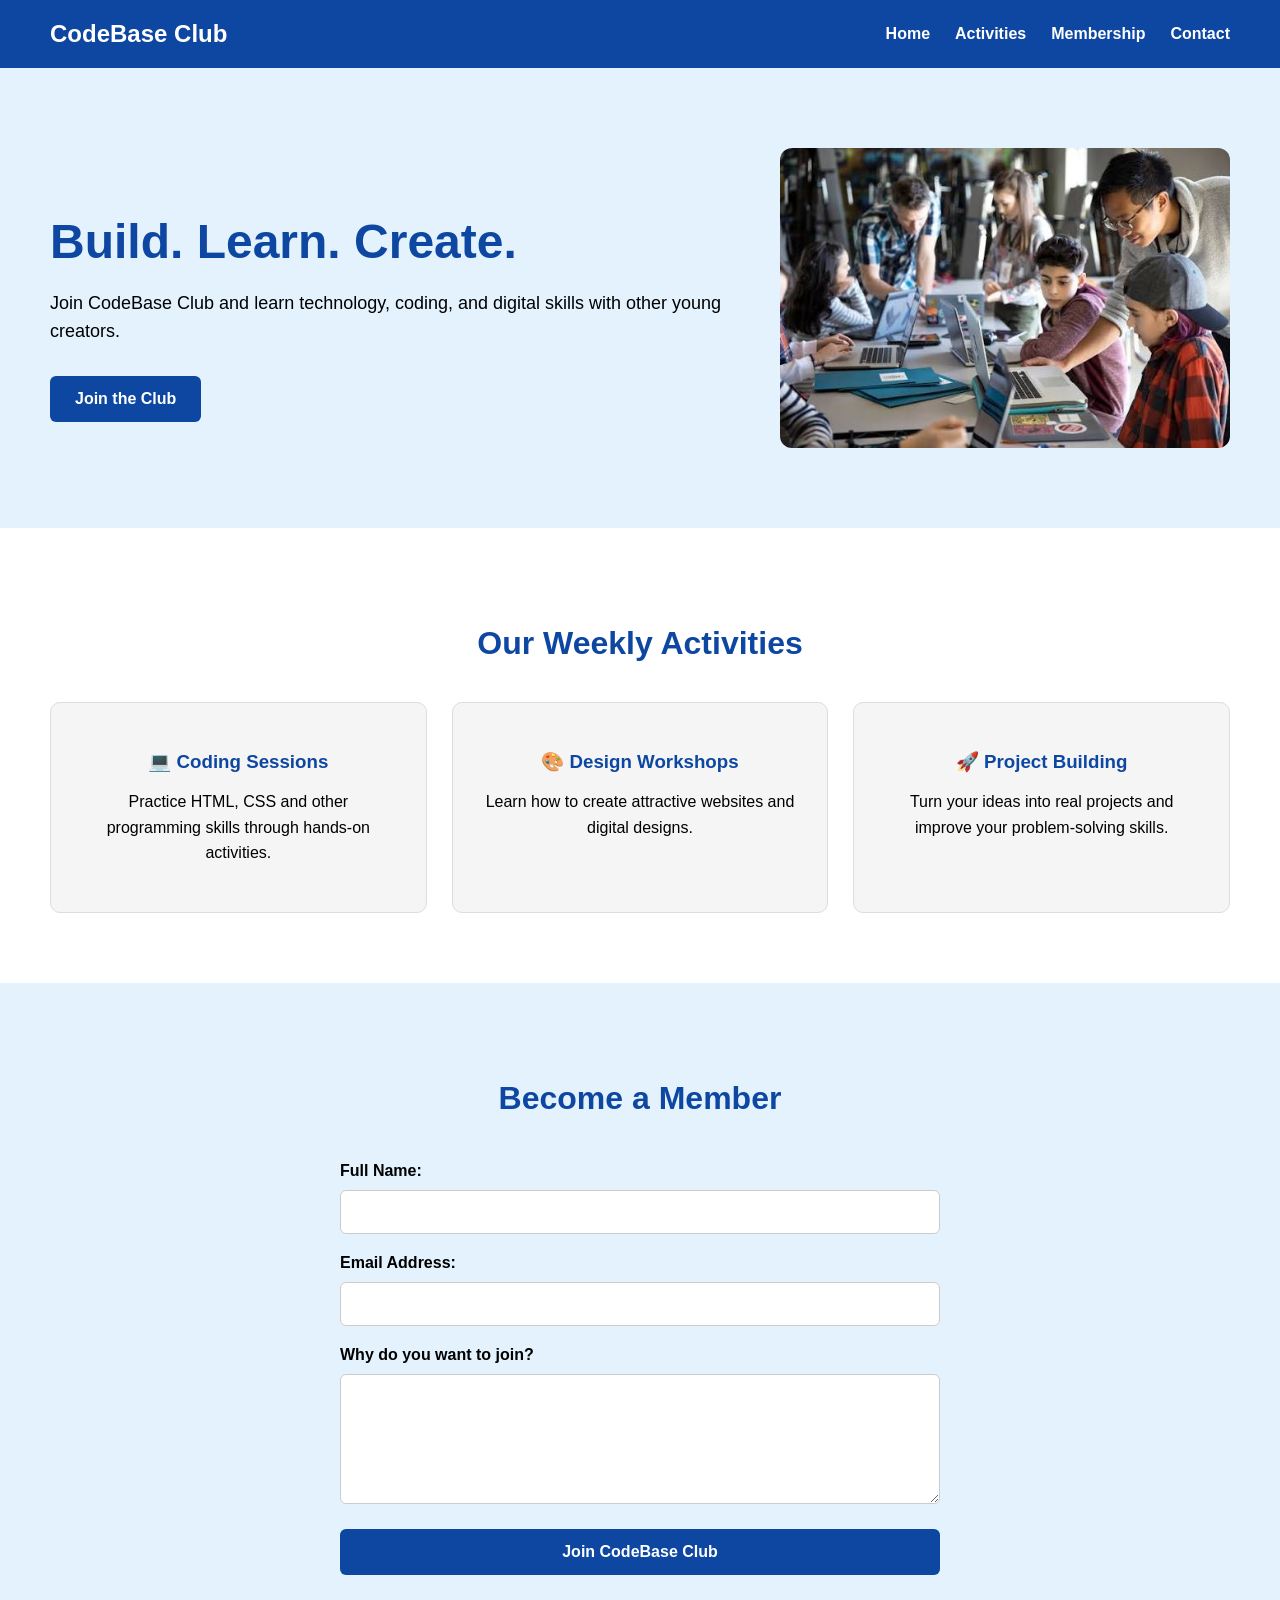
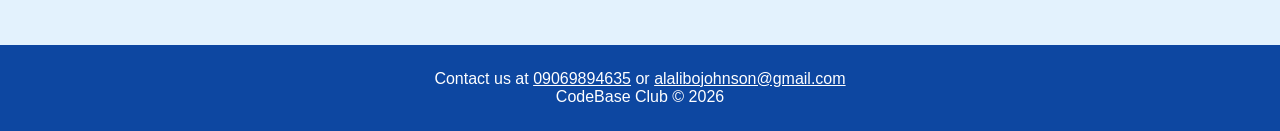
<file: index.html>
<!DOCTYPE html>
<html lang="en">
    <head>
        <meta charset="UTF-8">
        <meta name="viewport" content="width=device-width, initial-scale=1.0">
        <title>CodeBase Club</title>
        <link rel="stylesheet" href="styles.css">
        <link rel="icon" type="image/png" href="./favicon.png?v=2">
    </head>
    <body>
        <header>
            <nav class="navbar">
                <h1>CodeBase Club</h1>
                <ul>
                    <li><a href="#home">Home</a></li>
                    <li><a href="#activities">Activities</a></li>
                    <li><a href="#membership">Membership</a></li>
                    <li><a href="#contact">Contact</a></li>
                </ul>
            </nav>
        </header>
        <main>
            <section class="hero" id="home">
                <div class="hero-content">
                    <h2>Build. Learn. Create.</h2>
                    <p>Join CodeBase Club and learn technology, coding, and digital skills with other young creators.</p>
                    <a href="#membership" class="hero-button">Join the Club</a>
                </div>
                <img
                    src="images.jpg"
                    alt="Students learning technology together"
                    class="hero-image"
                >    
            </section>
            <section class="activities" id="activities">
                <h2>Our Weekly Activities</h2>
                <div class="activity-grid">
                    <div class="activity">
                        <h3>💻 Coding Sessions</h3>
                        <p>Practice HTML, CSS and other programming skills through hands-on activities.</p>
                    </div>
                    <div class="activity">
                        <h3>🎨 Design Workshops</h3>
                        <p>Learn how to create attractive websites and digital designs.</p>
                    </div>
                    <div class="activity">
                        <h3>🚀 Project Building</h3>
                        <p>Turn your ideas into real projects and improve your problem-solving skills.</p>
                    </div>
                </div>
            </section>
            <section class="membership" id="membership">
                <h2>Become a Member</h2>
                <form action="thank-you.html">
                    <label for="name">Full Name: </label>
                    <input type="text" id="name" name="name" required />
                    <label for="email">Email Address: </label>
                    <input type="email" id="email" name="email" required />
                    <label for="message">Why do you want to join?</label>
                    <textarea id="message" name="message" required></textarea>
                    <button type="submit">Join CodeBase Club</button>
                </form>
            </section>
        </main>
        <footer id="contact">
            <p>Contact us at <a href="tel:09069894635">09069894635</a> or <a href="mailto:alalibojohnson@gmail.com">alalibojohnson@gmail.com</a></p>
            <p>CodeBase Club &copy; 2026</p>
        </footer>
    </body>
</html>
</file>
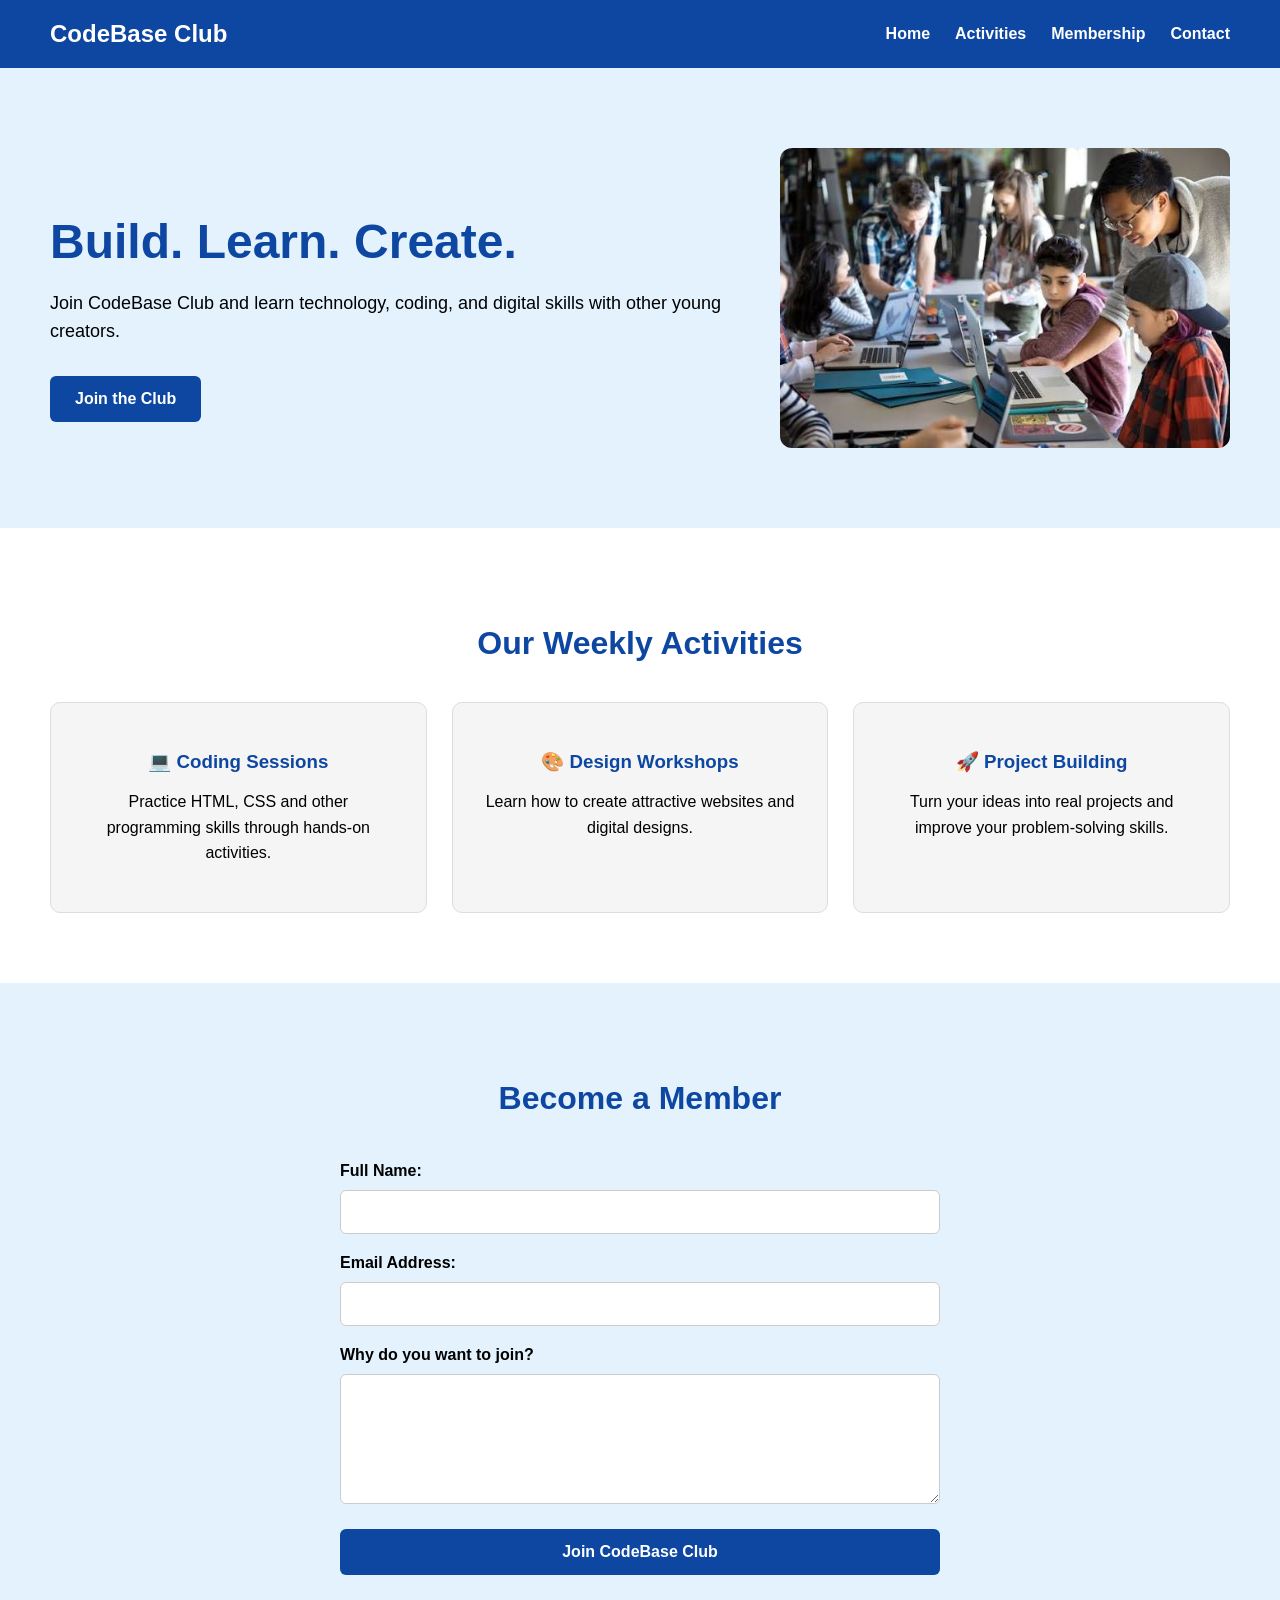
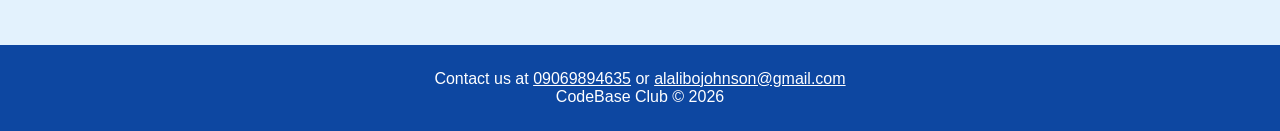
<file: CodePage-Club.html>
<!DOCTYPE html>
<html lang="en">
    <head>
        <meta charset="UTF-8">
        <meta name="viewport" content="width=device-width, initial-scale=1.0">
        <title>CodeBase Club</title>
        <link rel="stylesheet" href="styles.css(1).css">
        <link rel="icon" type="image/png" href="favicon.png">
    </head>
    <body>
        <header>
            <nav class="navbar">
                <h1>CodeBase Club</h1>
                <ul>
                    <li><a href="#home">Home</a></li>
                    <li><a href="#activities">Activities</a></li>
                    <li><a href="#membership">Membership</a></li>
                    <li><a href="#contact">Contact</a></li>
                </ul>
            </nav>
        </header>
        <main>
            <section class="hero" id="home">
                <div class="hero-content">
                    <h2>Build. Learn. Create.</h2>
                    <p>Join CodeBase Club and learn technology, coding, and digital skills with other young creators.</p>
                    <a href="#membership" class="hero-button">Join the Club</a>
                </div>
                <img
                    src="images.jpg"
                    alt="Students learning technology together"
                    class="hero-image"
                >    
            </section>
            <section class="activities" id="activities">
                <h2>Our Weekly Activities</h2>
                <div class="activity-grid">
                    <div class="activity">
                        <h3>💻 Coding Sessions</h3>
                        <p>Practice HTML, CSS and other programming skills through hands-on activities.</p>
                    </div>
                    <div class="activity">
                        <h3>🎨 Design Workshops</h3>
                        <p>Learn how to create attractive websites and digital designs.</p>
                    </div>
                    <div class="activity">
                        <h3>🚀 Project Building</h3>
                        <p>Turn your ideas into real projects and improve your problem-solving skills.</p>
                    </div>
                </div>
            </section>
            <section class="membership" id="membership">
                <h2>Become a Member</h2>
                <form>
                    <label for="name">Full Name: </label>
                    <input type="text" id="name" name="name" required />
                    <label for="email">Email Address: </label>
                    <input type="email" id="email" name="email" required />
                    <label for="message">Why do you want to join?</label>
                    <textarea id="message" name="message" required></textarea>
                    <button type="submit">Join CodeBase Club</button>
                </form>
            </section>
        </main>
        <footer id="contact">
            <p>Contact us at <a href="tel:09069894635">09069894635</a> or <a href="mailto:alalibojohnson@gmail.com">alalibojohnson@gmail.com</a></p>
            <p>CodeBase Club &copy; 2026</p>
        </footer>
    </body>
</html>
</file>
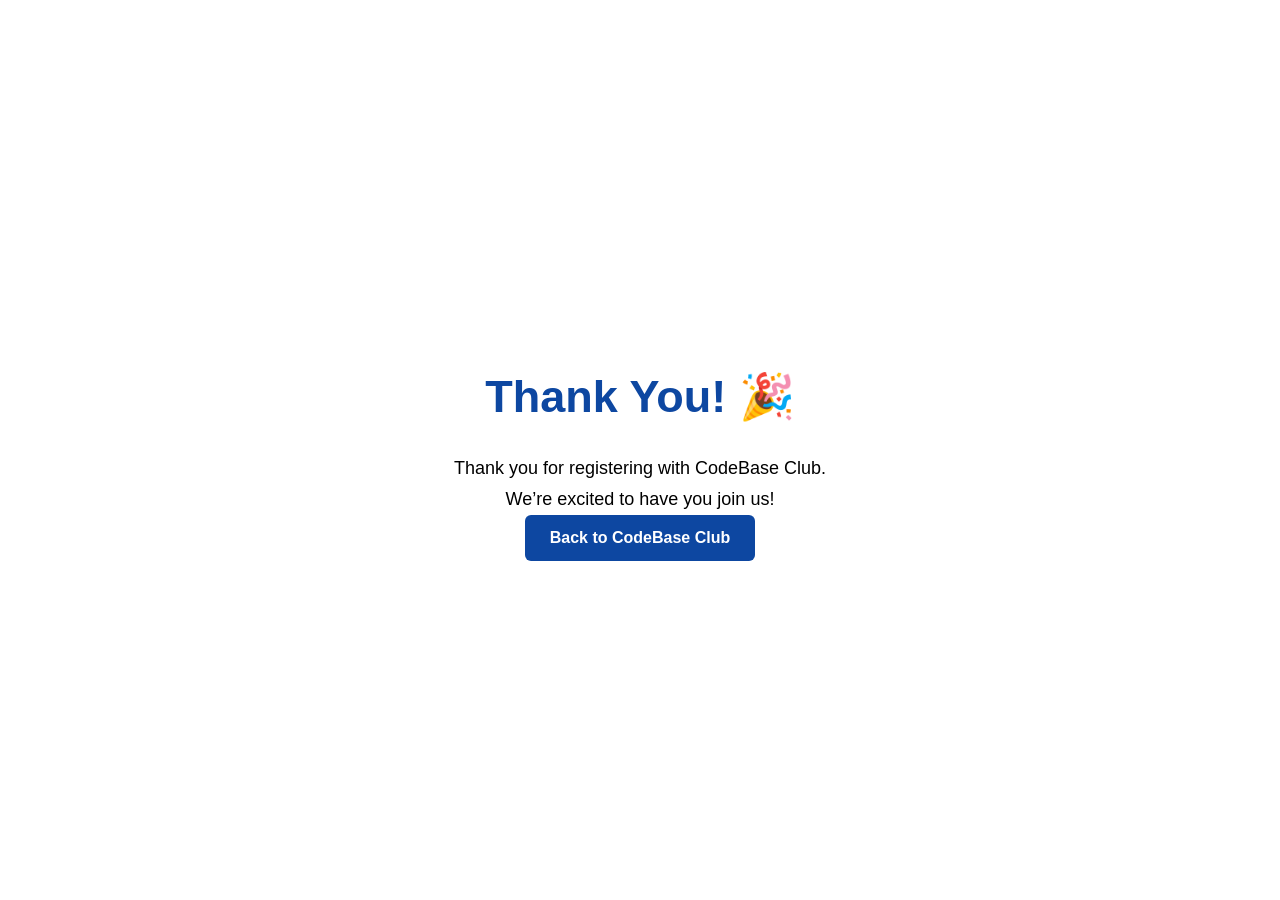
<file: thank-you.html>
<!doctype html>
<html lang="en">

<head>
    <meta charset="UTF-8">
    <meta name="viewport" content="width=device-width, initial-scale=1.0">

    <title>Thank You | CodeBase Club</title>

    <link rel="stylesheet" href="styles.css">
     <link rel="icon" type="image/png" href="./favicon.png?v=2">
</head>

<body>

    <main class="thank-you">
        <h1>Thank You! 🎉</h1>

        <p>
            Thank you for registering with CodeBase Club.
        </p>

        <p>
            We’re excited to have you join us!
        </p>

        <a href="index.html" class="hero-button">
            Back to CodeBase Club
        </a>
    </main>

</body>

</html>
</file>
<file: styles.css>
* {
    box-sizing: border-box;
}

body {
    margin: 0;
    font-family: Arial, sans-serif;
}

.navbar {
    display: flex;
    justify-content: space-between;
    align-items: center;
    padding: 20px 50px;
    background-color: #0d47a1;
}

.navbar h1 {
    color: white;
    margin: 0;
}

.navbar ul {
    display: flex;
    list-style: none;
    gap: 25px;
    margin: 0;
    padding: 0;
}

.navbar a {
    color: white;
    text-decoration: none;
    font-weight: bold;
}

.navbar a:hover {
    text-decoration: underline;
}

.hero {
    display: flex;
    justify-content: space-between;
    align-items: center;
    gap: 40px;
    padding: 80px 50px;
    background-color: #e3f2fd;
}

.her-content {
    max-width: 550px;
}

.hero h2 {
    font-size: 48px;
    color: #0d47a1;
    margin-bottom: 20px;
}

.hero p {
    font-size: 18px;
    line-height: 1.6;
    margin-bottom: 30px;
}

.hero-button {
    display: inline-block;
    padding: 14px 25px;
    background-color: #0d47a1;
    color: white;
    text-decoration: none;
    border-radius: 6px;
    font-weight: bold;
}

.hero-image {
    width: 450px;
    max-width: 100%;
    height: 300px;
    object-fit: cover;
    border-radius: 12px;
}

.activities {
    padding: 70px 50px;
    text-align: center;
}

.activities h2 {
    font-size: 32px;
    color: #0d47a1;
    margin-bottom: 40px;
}

.activity-grid {
    display: grid;
    grid-template-columns: repeat(3, 1fr);
    gap: 25px;
}

.activity {
    padding: 30px;
    background-color: #f5f5f5;
    border: 1px solid #ddd;
    border-radius: 10px;
}

.activity h3 {
    color: #0d47a1;
    margin-bottom: 15px;
}

.activity p {
    line-height: 1.6;
}

.membership {
    padding: 70px 20px;
    background-color: #e3f2fd;
}

.membership h2 {
    text-align: center;
    font-size: 32px;
    color: #0d47a1;
    margin-bottom: 35px;
}

.membership form {
    max-width: 600px;
    margin: 0 auto;
    display: flex;
    flex-direction: column;
    gap: 10px;
}

.membership label {
    font-weight: bold;
    margin-top: 10px;
}

.membership input, .membership textarea {
    width: 100%;
    padding: 12px;
    border: 1px solid #ccc;
    border-radius: 6px;
    font-size: 16px;
}

.membership textarea {
    min-height: 130px;
    resize: vertical;
}

.membership button {
    margin-top: 15px;
    padding: 14px;
    background-color: #0d47a1;
    color: white;
    border: none;
    border-radius: 6px;
    font-size: 16px;
    font-weight: bold;
    cursor: pointer;
}

.membership button:hover {
    background-color: #08306b;
}

footer {
    padding: 25px;
    background-color: #0d47a1;
    color: white;
    text-align: center;
}

footer p {
    margin: 0;
}

footer a {
    color: white;
}

@media (max-width: 700px) {
    .navbar {
        flex-direction: column;
        gap: 15px;
        padding: 20px;
    }
    .navbar ul {
        flex-direction: column;
        align-items: center;
        gap: 15px;
    }

    .hero {
        flex-direction: column;
        text-align: center;
        padding: 50px 20px;
    }

    .hero h2 {
        font-size: 36px;
    }

    .hero-image {
        width: 100%;
        height: auto;
    }

    .activity-grid {
        grid-template-columns: 1fr;
    }

    .activities {
        padding: 50px 20px;
    }
}

.thank-you {
    min-height: 100vh;
    display: flex;
    flex-direction: column;
    justify-content: center;
    align-items: center;
    text-align: center;
    padding: 20px;
}

.thank-you h1 {
    font-size: 45px;
    color: #0d47a1;
}

.thank-you p {
    font-size: 18px;
    margin: 5px;
}
</file>
<file: styles.css(1).css>
* {
    box-sizing: border-box;
}

body {
    margin: 0;
    font-family: Arial, sans-serif;
}

.navbar {
    display: flex;
    justify-content: space-between;
    align-items: center;
    padding: 20px 50px;
    background-color: #0d47a1;
}

.navbar h1 {
    color: white;
    margin: 0;
}

.navbar ul {
    display: flex;
    list-style: none;
    gap: 25px;
    margin: 0;
    padding: 0;
}

.navbar a {
    color: white;
    text-decoration: none;
    font-weight: bold;
}

.navbar a:hover {
    text-decoration: underline;
}

.hero {
    display: flex;
    justify-content: space-between;
    align-items: center;
    gap: 40px;
    padding: 80px 50px;
    background-color: #e3f2fd;
}

.her-content {
    max-width: 550px;
}

.hero h2 {
    font-size: 48px;
    color: #0d47a1;
    margin-bottom: 20px;
}

.hero p {
    font-size: 18px;
    line-height: 1.6;
    margin-bottom: 30px;
}

.hero-button {
    display: inline-block;
    padding: 14px 25px;
    background-color: #0d47a1;
    color: white;
    text-decoration: none;
    border-radius: 6px;
    font-weight: bold;
}

.hero-image {
    width: 450px;
    max-width: 100%;
    height: 300px;
    object-fit: cover;
    border-radius: 12px;
}

.activities {
    padding: 70px 50px;
    text-align: center;
}

.activities h2 {
    font-size: 32px;
    color: #0d47a1;
    margin-bottom: 40px;
}

.activity-grid {
    display: grid;
    grid-template-columns: repeat(3, 1fr);
    gap: 25px;
}

.activity {
    padding: 30px;
    background-color: #f5f5f5;
    border: 1px solid #ddd;
    border-radius: 10px;
}

.activity h3 {
    color: #0d47a1;
    margin-bottom: 15px;
}

.activity p {
    line-height: 1.6;
}

.membership {
    padding: 70px 20px;
    background-color: #e3f2fd;
}

.membership h2 {
    text-align: center;
    font-size: 32px;
    color: #0d47a1;
    margin-bottom: 35px;
}

.membership form {
    max-width: 600px;
    margin: 0 auto;
    display: flex;
    flex-direction: column;
    gap: 10px;
}

.membership label {
    font-weight: bold;
    margin-top: 10px;
}

.membership input, .membership textarea {
    width: 100%;
    padding: 12px;
    border: 1px solid #ccc;
    border-radius: 6px;
    font-size: 16px;
}

.membership textarea {
    min-height: 130px;
    resize: vertical;
}

.membership button {
    margin-top: 15px;
    padding: 14px;
    background-color: #0d47a1;
    color: white;
    border: none;
    border-radius: 6px;
    font-size: 16px;
    font-weight: bold;
    cursor: pointer;
}

.membership button:hover {
    background-color: #08306b;
}

footer {
    padding: 25px;
    background-color: #0d47a1;
    color: white;
    text-align: center;
}

footer p {
    margin: 0;
}

footer a {
    color: white;
}

@media (max-width: 700px) {
    .navbar {
        flex-direction: column;
        gap: 15px;
        padding: 20px;
    }
    .navbar ul {
        flex-direction: column;
        align-items: center;
        gap: 15px;
    }

    .hero {
        flex-direction: column;
        text-align: center;
        padding: 50px 20px;
    }

    .hero h2 {
        font-size: 36px;
    }

    .hero-image {
        width: 100%;
        height: auto;
    }

    .activity-grid {
        grid-template-columns: 1fr;
    }

    .activities {
        padding: 50px 20px;
    }
}
</file>
